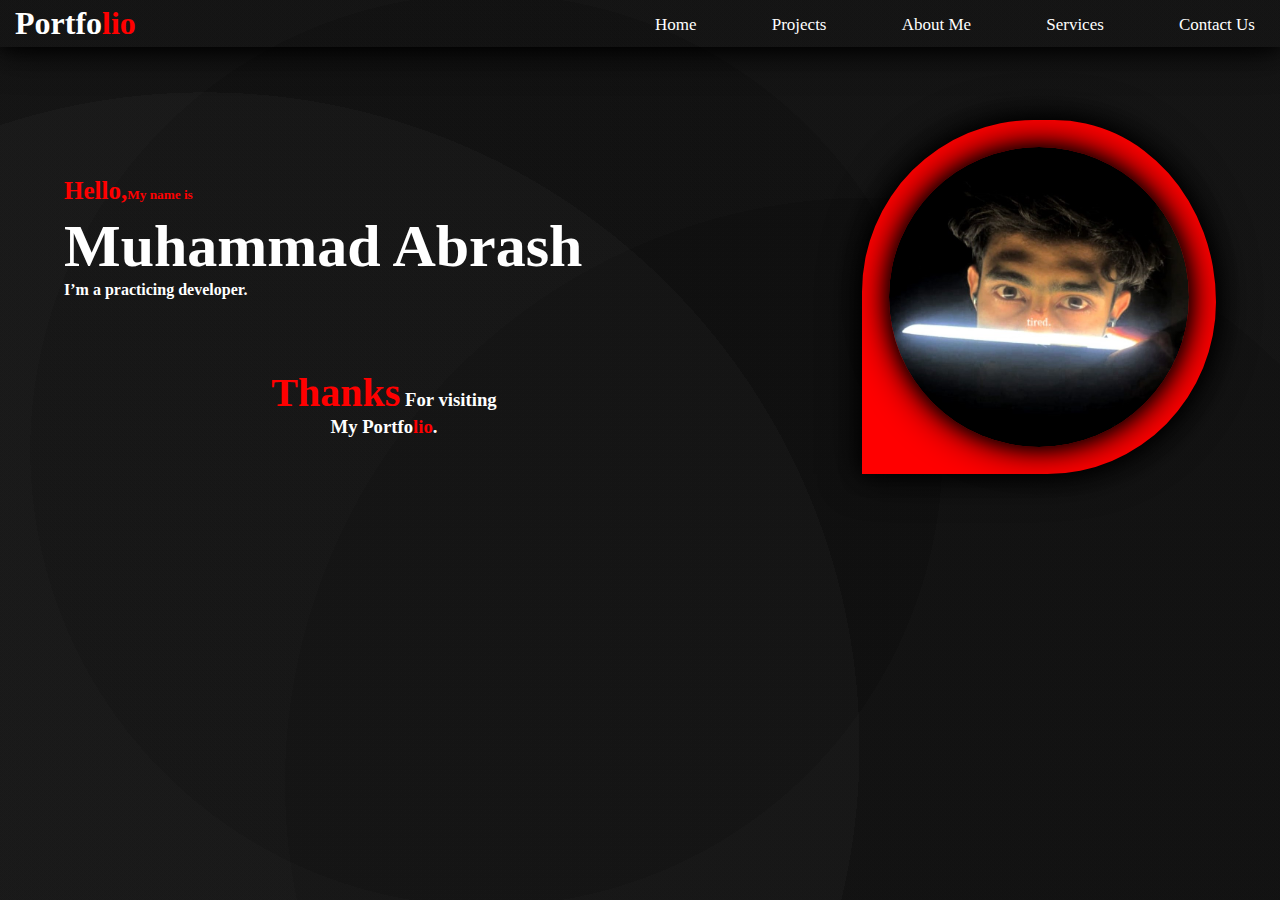
<file: Html, Css & Java Script/Portfolio/index.html>
<!DOCTYPE html>
<html lang="en">
<head>
    <meta charset="UTF-8">
    <meta name="viewport" content="width=device-width, initial-scale=1.0">
    <title>Home</title>
    <link rel="stylesheet" href="style.css">
    <link rel="stylesheet" href="https://cdnjs.cloudflare.com/ajax/libs/font-awesome/6.5.2/css/all.min.css">
</head>
<body>
    <header class="nav">
        <a href="index.html"><h1>Portfo<span>lio</span></h1></a>
        <i class="fa-solid fa-bars" id="bar" onclick=showSidebar() ></i>
        <ul class="navbar">
            <a href="index.html"><li>Home</li></a>
            <a href="1.project.html"><li>Projects</li></a>
            <a href="2.about.html"><li>About Me</li></a>
            <a href="3.services.html"><li>Services</li></a>
            <a href="4.contact.html"><li>Contact Us</li></a>
        </ul>
        <div class="menu">
            <ul>
                <i class="fa-solid fa-xmark" id="cross" onclick=closeSidebar() ></i>
                <a href="index.html"><li>Home</li></a>
                <a href="1.project.html"><li>Projects</li></a>
                <a href="2.about.html"><li>About Me</li></a>
                <a href="3.services.html"><li>Services</li></a>
                <a href="4.contact.html"><li>Contact Us</li></a>
            </ul>
        </div>
    </header>
    <main>
        <div class="image">
            <img src="Student.jpeg" alt="My Image">
        </div>
        <div class="data">
                <span>
                    <h5><span class="siz">Hello,</span>My name is</h5>
                </span>
                <span class="name"><h1 class="nam">Muhammad Abrash</h1></span>
                <h4>I’m a practicing developer.</h4>
        </div>
        <div class="thanks">
            <h3>
                <span class="thank">Thanks</span> For visiting <br> My Portfo<span>lio</span>.
            </h3>
        </div>
    </main>
    <script src="script.js"></script>
</body>
</html>
</file>
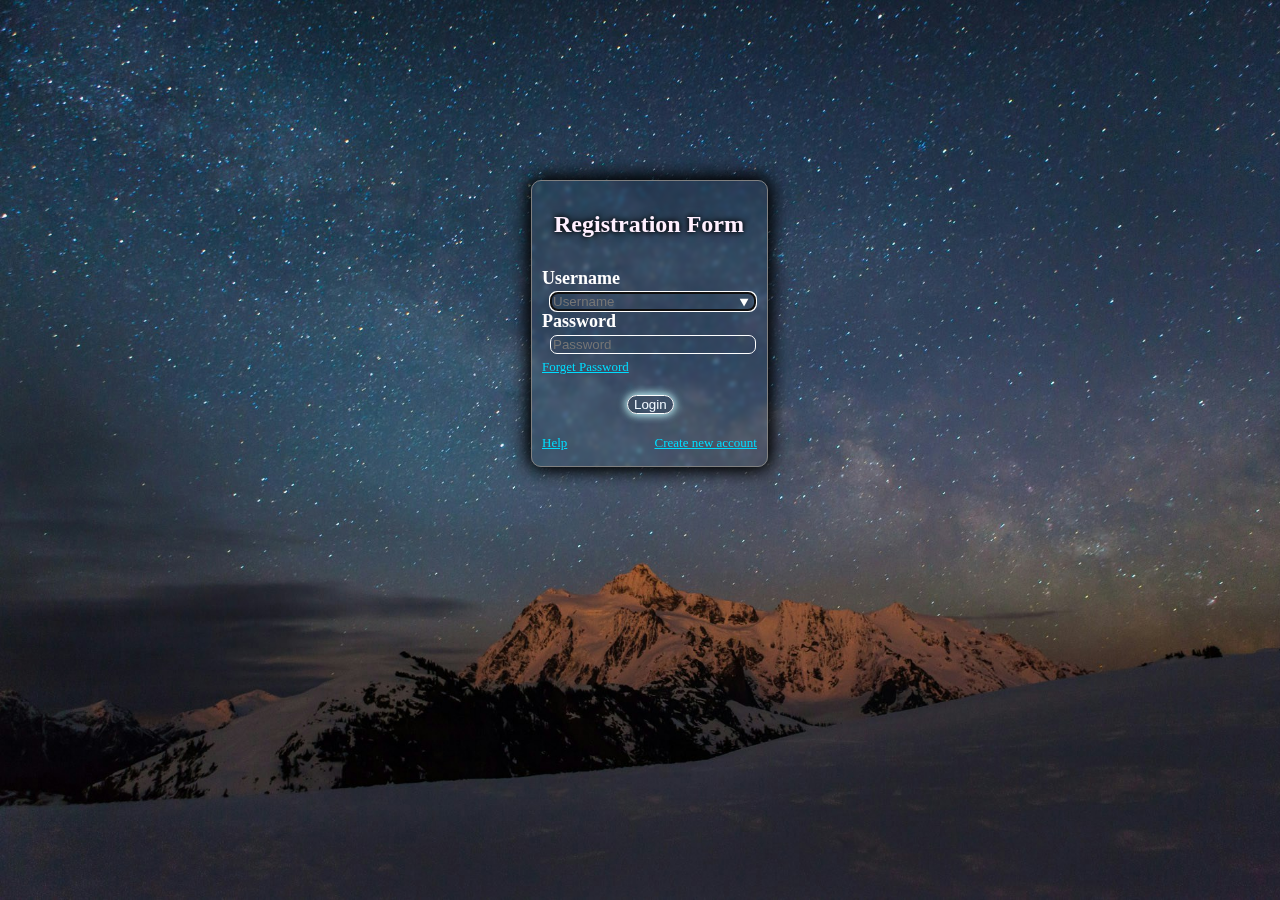
<file: Html, Css/Form/index.html>
<!DOCTYPE html>
<html lang="en">
<head>
    <meta charset="UTF-8">
    <meta name="viewport" content="width=device-width, initial-scale=1.0">
    <title>Peactice</title>
    <link rel="stylesheet" href="style.css">
</head>
<body>
    <div class="form">
        <span><h2>Registration Form</h2></span>
        <h5>Username</h5>
        <input type="text" name="Username" id="username" placeholder="Username" list="name" autofocus>
        <datalist id="name">
            <option value="Abrash"></option>
            <option value="Saleem"></option>
            <option value="Najam"></option>
            <option value="Shan"></option>
            <option value="NO name"></option>
        </datalist>
        <h5 class="hi">Password</h5>
        <input type="password" name="Password" id="password" placeholder="Password">
        <a href="#">Forget Password</a>
        <a href="Login.html"><button class="login">Login </button></a>
        <a id="footerC" href="https://www.youtube.com/">Create new account</a>
        <a id="footerh" href="#">Help</a>
    </div>
</body>
</html>
</file>
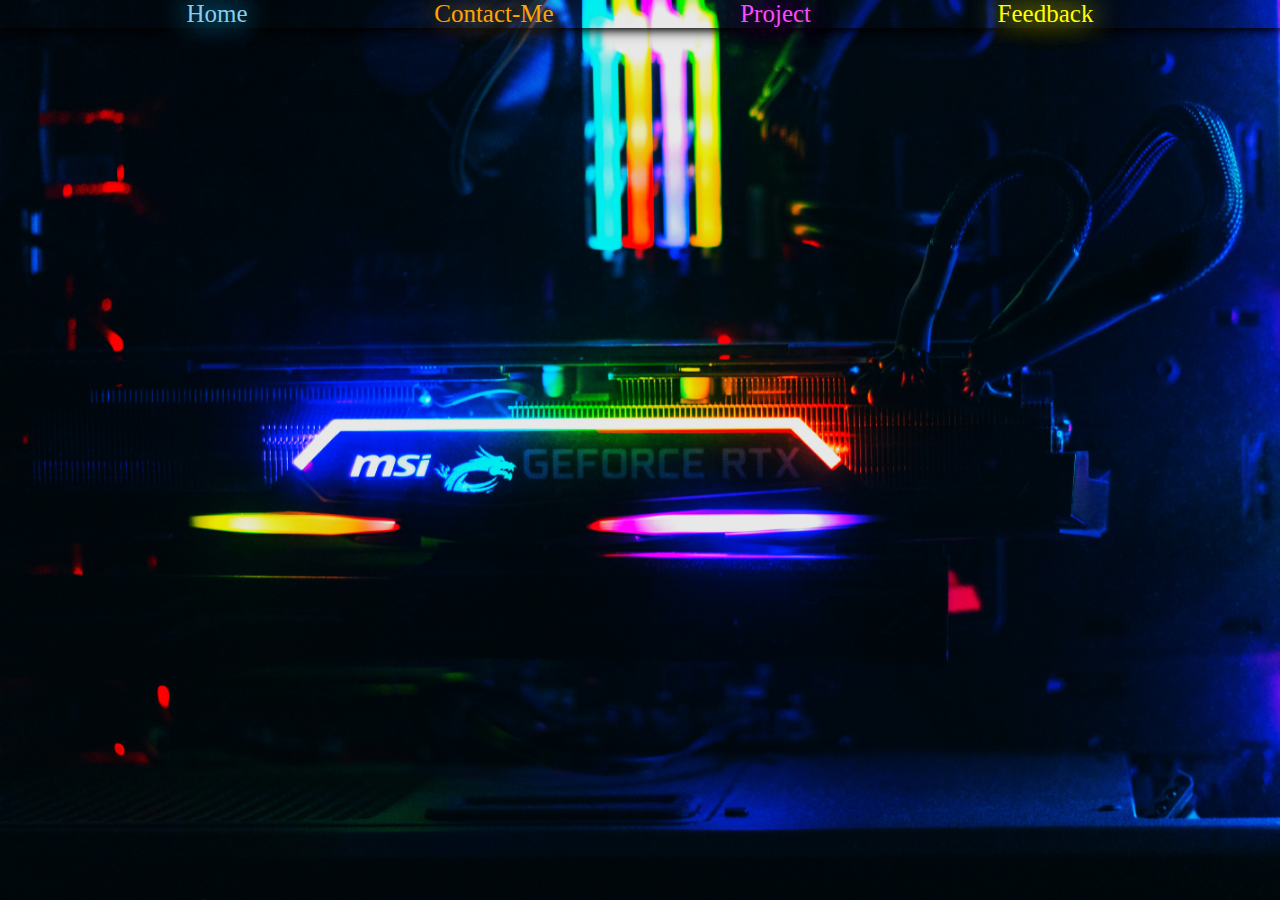
<file: Html, Css/Potfolio/index.html>
<!DOCTYPE html>
<html lang="en">
<head>
    <meta charset="UTF-8">
    <meta name="viewport" content="width=device-width, initial-scale=1.0">
    <title>Portfolio</title>
    <link rel="stylesheet" href="style.css">
</head>
<body>
    <header>
        <ul class="navbar">
            <li ><a href="index.html" id="s-b">Home</a></li>
            <li><a href="2.Contact Us.html"  id="l-o">Contact-Me</a></li>
            <li><a href="3.Project.html"  id="l-p">Project</a></li>
            <li><a href="4.FeedBack.html"  id="l-y">Feedback</a></li>
        </ul>
    </header>
    <footer></footer>
</body>
</html>
</file>
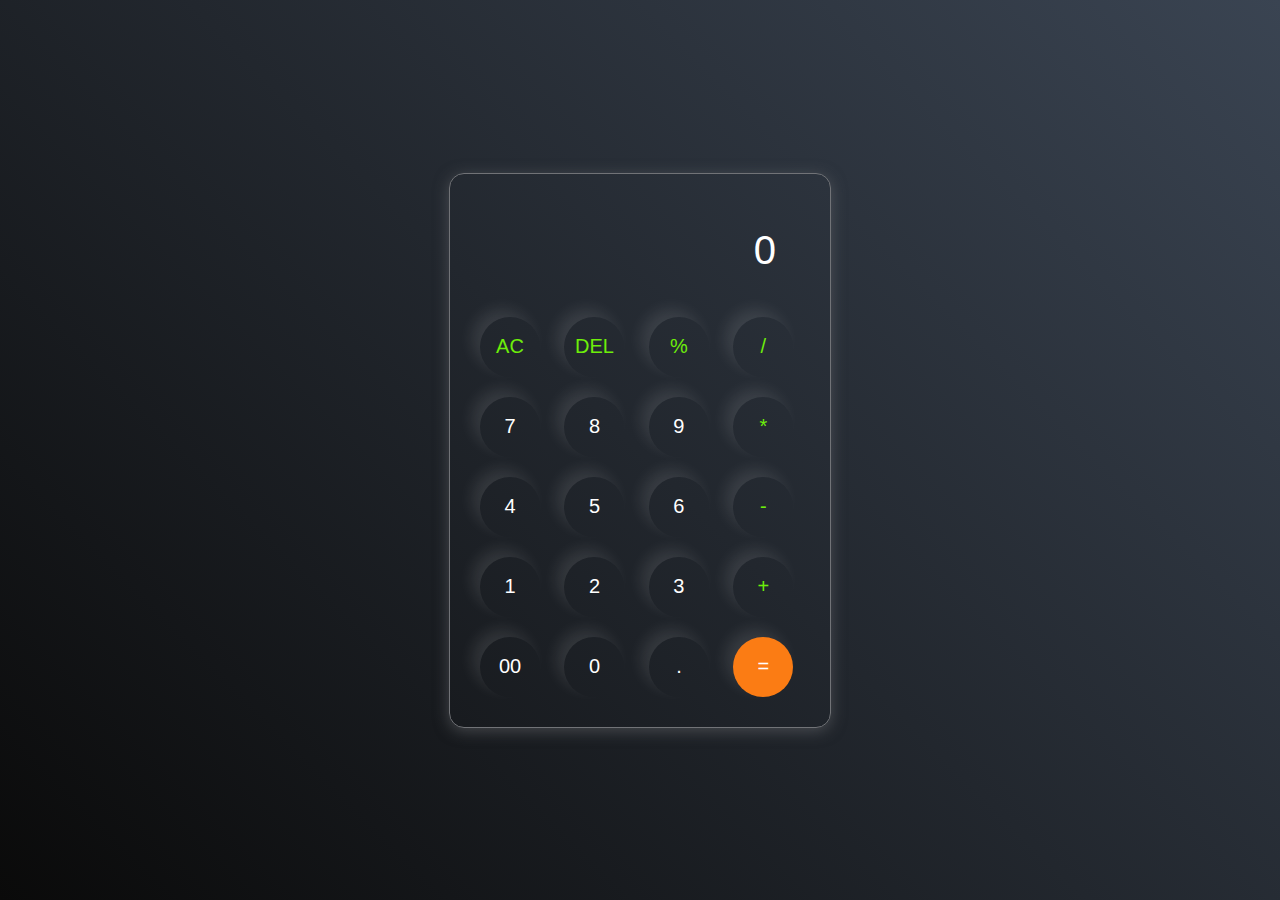
<file: Html, Css & Java Script/Calculator/indexx.html>
<!DOCTYPE html>
<html lang="en">
<head>
    <meta charset="UTF-8">
    <meta name="viewport" content="width=device-width, initial-scale=1.0">
    <title>Calculator</title>
    <link rel="stylesheet" href="style.css">
</head>
<body>
    <div class="calculator">
        <input type="text" placeholder="0" id="inputBox">
        <div>
            <button class="operator">AC</button>
            <button class="operator">DEL</button>
            <button class="operator">%</button>
            <button class="operator">/</button>
        </div>
        <div>
            <button>7</button>
            <button>8</button>
            <button>9</button>
            <button class="operator">*</button>
        </div>
        <div>
            <button>4</button>
            <button>5</button>
            <button>6</button>
            <button class="operator">-</button>
        </div>
        <div>
            <button>1</button>
            <button>2</button>
            <button>3</button>
            <button class="operator">+</button>
        </div>
        <div>
            <button>00</button>
            <button>0</button>
            <button>.</button>
            <button class="equalBtn">=</button>
        </div>
    </div>
    <script src="script.js"></script>
</body>
</html>
</file>
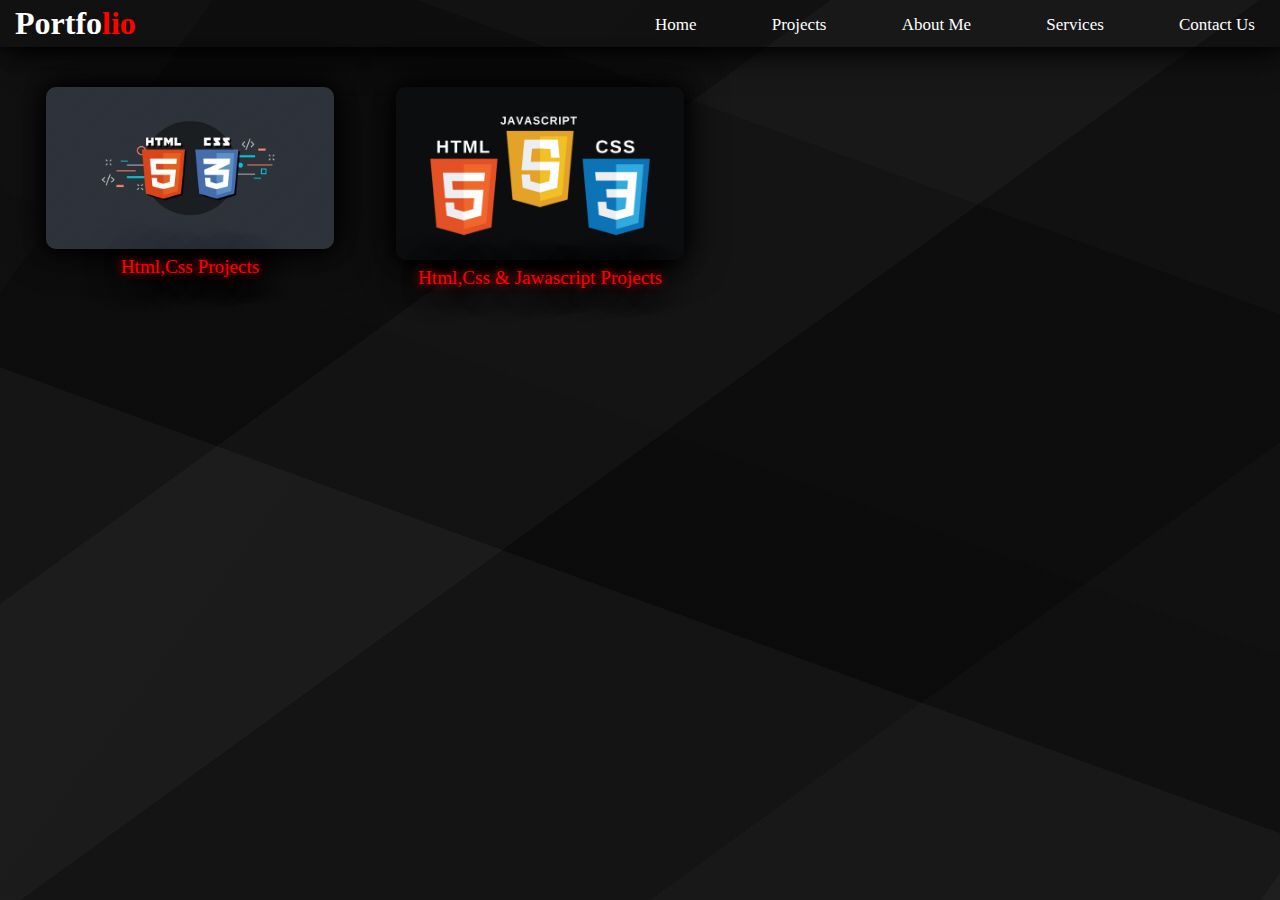
<file: Html, Css & Java Script/Portfolio/1.project.html>
<!DOCTYPE html>
<html lang="en">
<head>
    <meta charset="UTF-8">
    <meta name="viewport" content="width=device-width, initial-scale=1.0">
    <title>Projects</title>
    <link rel="stylesheet" href="1.project.css">
    <link rel="stylesheet" href="https://cdnjs.cloudflare.com/ajax/libs/font-awesome/6.5.2/css/all.min.css">
</head>
<body>
    <header class="nav">
        <a href="index.html"><h1>Portfo<span>lio</span></h1></a>
        <i class="fa-solid fa-bars" id="bar" onclick=showSidebar() ></i>
        <ul class="navbar">
            <a href="index.html"><li>Home</li></a> 
            <a href="1.project.html"><li>Projects</li></a>
            <a href="2.about.html"><li>About Me</li></a>
            <a href="3.services.html"><li>Services</li></a>
            <a href="4.contact.html"><li>Contact Us</li></a>
        </ul>
        <div class="menu">
            <ul>
                <i class="fa-solid fa-xmark" id="cross" onclick=closeSidebar() ></i>
                <a href="index.html"><li>Home</li></a>
                <a href="1.project.html"><li>Projects</li></a>
                <a href="2.about.html"><li>About Me</li></a>
                <a href="3.services.html"><li>Services</li></a>
                <a href="4.contact.html"><li>Contact Us</li></a>
            </ul>
        </div>
    </header>
    <main>
        <div class="html-css">
            <a href="1.html,css Projects/Login Form/index.html" target="_blank"><img src="1.html,css.jpg" alt="Html,Css Projects"></a>
            <a href="1.html,css Projects/Login Form/index.html" target="_blank"><p>Html,Css Projects</p></a>
        </div>
        <div class="html-css-js">
            <a href="1.Html,Css & Javascript Projects/Calculator/indexx.html" target="_blank"><img src="1.Html,Css & Javascript.png" alt="Html,Css & Jawascript Projects"></a>
            <a href="1.Html,Css & Javascript Projects/Calculator/indexx.html" target="_blank"><p>Html,Css & Jawascript Projects</p></a>
        </div>
    </main>
    <script src="script.js"></script>
</body>
</html>
</file>
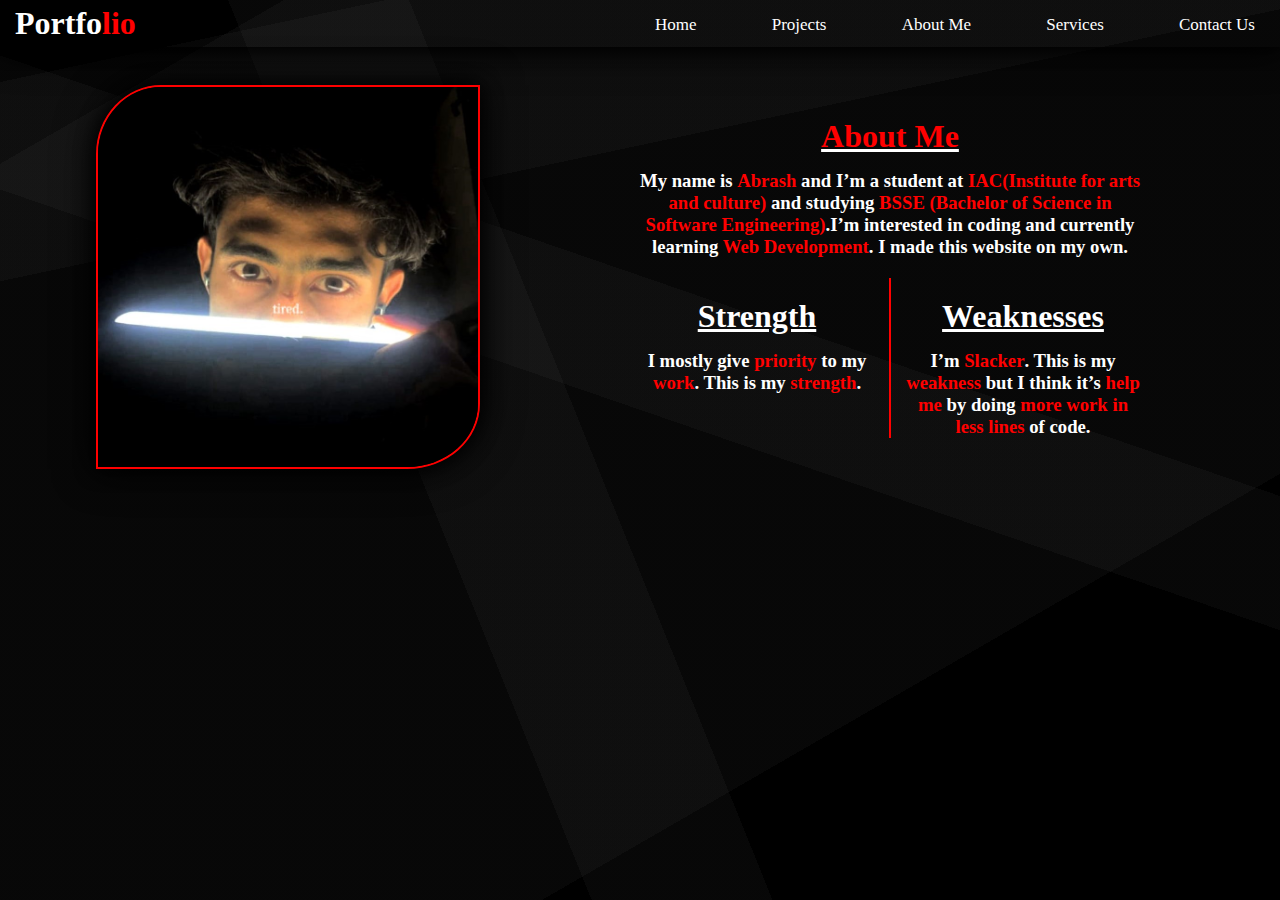
<file: Html, Css & Java Script/Portfolio/2.about.html>
<!DOCTYPE html>
<html lang="en">
<head>
    <meta charset="UTF-8">
    <meta name="viewport" content="width=device-width, initial-scale=1.0">
    <title>About Me</title>
    <link rel="stylesheet" href="2.about.css">
    <link rel="stylesheet" href="https://cdnjs.cloudflare.com/ajax/libs/font-awesome/6.5.2/css/all.min.css">
</head>
<body>
    <header class="nav">
        <a href="index.html"><h1>Portfo<span>lio</span></h1></a>
        <i class="fa-solid fa-bars" id="bar" onclick=showSidebar() ></i>
        <ul class="navbar">
            <a href="index.html"><li>Home</li></a>
            <a href="1.project.html"><li>Projects</li></a>
            <a href="2.about.html"><li>About Me</li></a>
            <a href="3.services.html"><li>Services</li></a>
            <a href="4.contact.html"><li>Contact Us</li></a>
        </ul>
        <div class="menu">
            <ul>
                <i class="fa-solid fa-xmark" id="cross" onclick=closeSidebar() ></i>
                <a href="index.html"><li>Home</li></a>
                <a href="1.project.html"><li>Projects</li></a>
                <a href="2.about.html"><li>About Me</li></a>
                <a href="3.services.html"><li>Services</li></a>
                <a href="4.contact.html"><li>Contact Us</li></a>
            </ul>
        </div>
    </header>
    <main>
        <div class="image">
            <img src="Student.jpeg" alt="Student's Image">
        </div>
        <div class="data">
            <h1 class="about"><span>About Me</span></h1>
            <h3>
                My name is <span><strong>Abrash</strong></span> and I’m a student at <span><strong>IAC</strong>(Institute for arts and culture)</span> and studying <span><strong>BSSE </strong>(Bachelor of Science in Software Engineering)</span>.I’m interested in coding and currently learning <span>Web Development</span>. I made this website on my own.
            </h3>
            <div class="skills">
                <div class="strenght">
                    <h1 class="skil">
                        Strength
                    </h1>
                    <h3>
                        I mostly give <span>priority</span> to my <span>work</span>. This is my <span>strength</span>.
                    </h3>
                </div>
                <div class="weakness">
                    <h1 class="skil">
                        Weaknesses
                    </h1>
                    <h3>
                        I’m <span><strong>Slacker</strong></span>. This is my <span>weakness</span> but I think it’s <span>help me</span> by doing <span>more work in less lines</span> of code.
                    </h3>
                </div>
            </div>
        </div>
    </main>
    <script src="script.js"></script>
</body>
</html>
</file>
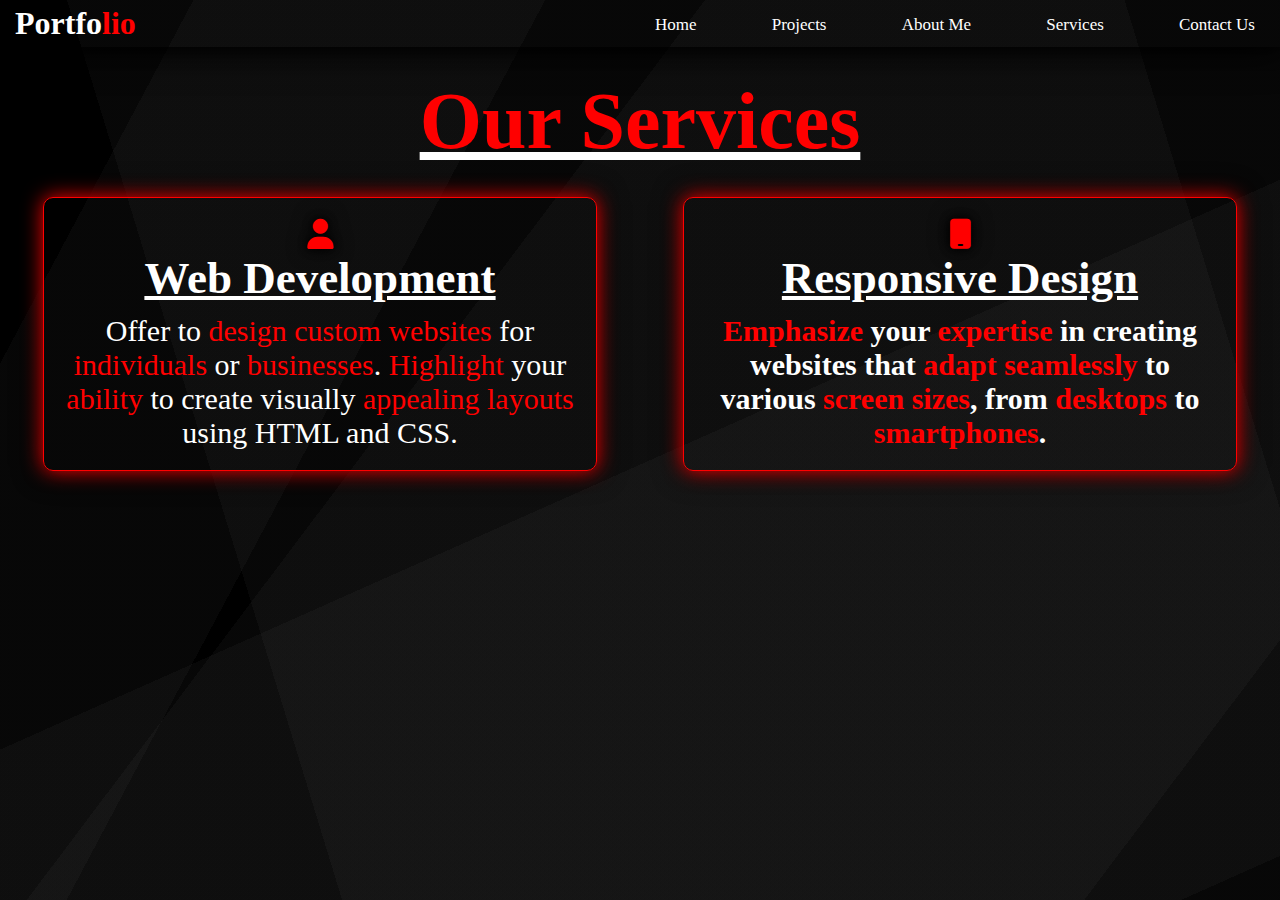
<file: Html, Css & Java Script/Portfolio/3.services.html>
<!DOCTYPE html>
<html lang="en">
<head>
    <meta charset="UTF-8">
    <meta name="viewport" content="width=device-width, initial-scale=1.0">
    <title>Services</title>
    <link rel="stylesheet" href="3.services.css">
    <link rel="stylesheet" href="https://cdnjs.cloudflare.com/ajax/libs/font-awesome/6.5.2/css/all.min.css">
</head>
<body>
    <header class="nav">
        <a href="index.html"><h1>Portfo<span>lio</span></h1></a>
        <i class="fa-solid fa-bars" id="bar" onclick=showSidebar() ></i>
        <ul class="navbar">
            <a href="index.html"><li>Home</li></a>
            <a href="1.project.html"><li>Projects</li></a>
            <a href="2.about.html"><li>About Me</li></a>
            <a href="3.services.html"><li>Services</li></a>
            <a href="4.contact.html"><li>Contact Us</li></a>
        </ul>
        <div class="menu">
            <ul>
                <i class="fa-solid fa-xmark" id="cross" onclick=closeSidebar() ></i>
                <a href="index.html"><li>Home</li></a>
                <a href="1.project.html"><li>Projects</li></a>
                <a href="2.about.html"><li>About Me</li></a>
                <a href="3.services.html"><li>Services</li></a>
                <a href="4.contact.html"><li>Contact Us</li></a>
            </ul>
        </div>
    </header>
    <main>
        <div class="service">
            <h1>
                <strong><span>Our Services</span></strong>
            </h1>
        </div>
        <div class="data">
            <div id="web-dev" class="same">
                <i class="fa-solid fa-user"></i>
                <h2>Web Development</h2>
                <p>
                    Offer to <span>design custom websites</span> for <span>individuals</span> or <span>businesses</span>. <span>Highlight</span> your <span>ability</span> to create visually <span>appealing layouts</span> using HTML and CSS.
                </p>
            </div>
            <div id="respons-des" class="same">
                <i class="fa-solid fa-mobile"></i>
                <h2>Responsive Design</h2>
                <h5>
                    <span>Emphasize</span> your <span>expertise</span> in creating websites that <span>adapt seamlessly</span> to various <span>screen sizes</span>, from <span>desktops</span> to <span>smartphones</span>.
                </h5>
            </div>
        </div>
    </main>
    <script src="script.js"></script>
</body>
</html>
</file>
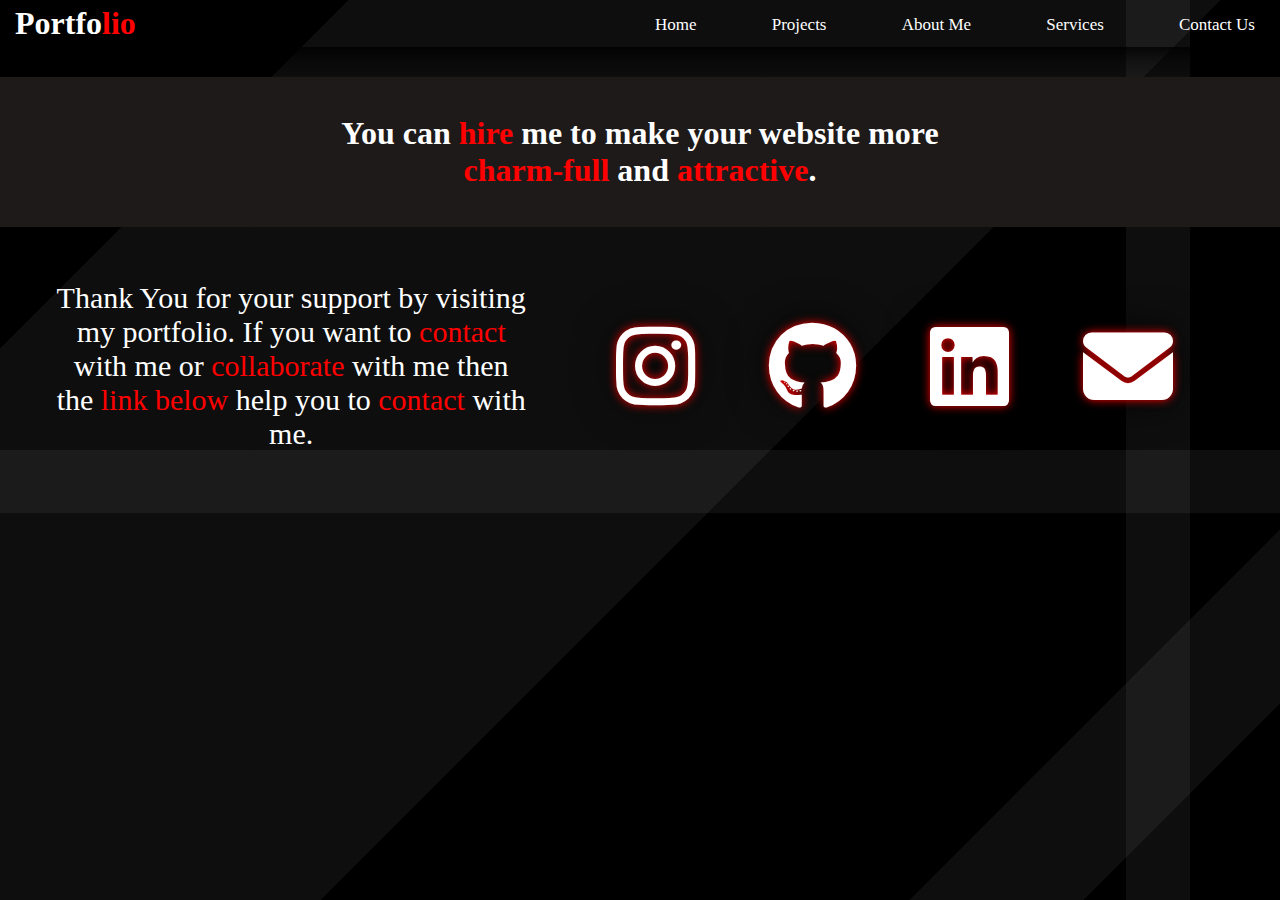
<file: Html, Css & Java Script/Portfolio/4.contact.html>
<!DOCTYPE html>
<html lang="en">
<head>
    <meta charset="UTF-8">
    <meta name="viewport" content="width=device-width, initial-scale=1.0">
    <title>Contact Us</title>
    <link rel="stylesheet" href="4.contact.css">
    <link rel="stylesheet" href="https://cdnjs.cloudflare.com/ajax/libs/font-awesome/6.5.2/css/all.min.css">
</head>
<body>
    <header class="nav">
        <a href="index.html"><h1>Portfo<span>lio</span></h1></a>
        <i class="fa-solid fa-bars" id="bar" onclick=showSidebar() ></i>
        <ul class="navbar">
            <a href="index.html"><li>Home</li></a>
            <a href="1.project.html"><li>Projects</li></a>
            <a href="2.about.html"><li>About Me</li></a>
            <a href="3.services.html"><li>Services</li></a>
            <a href="4.contact.html"><li>Contact Us</li></a>
        </ul>
        <div class="menu">
            <ul>
                <i class="fa-solid fa-xmark" id="cross" onclick=closeSidebar() ></i>
                <a href="index.html"><li>Home</li></a>
                <a href="1.project.html"><li>Projects</li></a>
                <a href="2.about.html"><li>About Me</li></a>
                <a href="3.services.html"><li>Services</li></a>
                <a href="4.contact.html"><li>Contact Us</li></a>
            </ul>
        </div>
    </header>
    <main>
        <div class="contact">
            <div class="hire">
                <h1>
                    You can <span> hire </span> me to make your website more <br><span> charm-full </span> and <span> attractive</span>.
                </h1>
            </div>
            <div class="inline">
                <div class="thank">
                    <h2>
                        Thank You for your support by visiting <br> my portfolio. If you want to <span> contact </span><br> with me or <span> collaborate </span> with me then <br> the <span> link below </span> help you to <span> contact </span> with me.
                    </h2>
                </div>
                <div class="lnk">
                    <a href="https://www.instagram.com/debugdynamos?igsh=OXJ5N3VkMnI0ajZh"><i class="fa-brands fa-instagram"></i></a>
                    <a href="https://github.com/Abrash-Official" target="_blank"><i class="fa-brands fa-github"></i></a>
                    <a href="https://www.linkedin.com/in/abrash-arshad-205b172a7?utm_source=share&utm_campaign=share_via&utm_content=profile&utm_medium=android_app"><i class="fa-brands fa-linkedin"></i></a>
                    <a href="mailto:abrasharshad440@gmail.com" target="_blank"><i class="fa-solid fa-envelope"></i></a>
                </div>
            </div>
        </div>
    </main>
    <script src="script.js"></script>
</body>
</html>
</file>
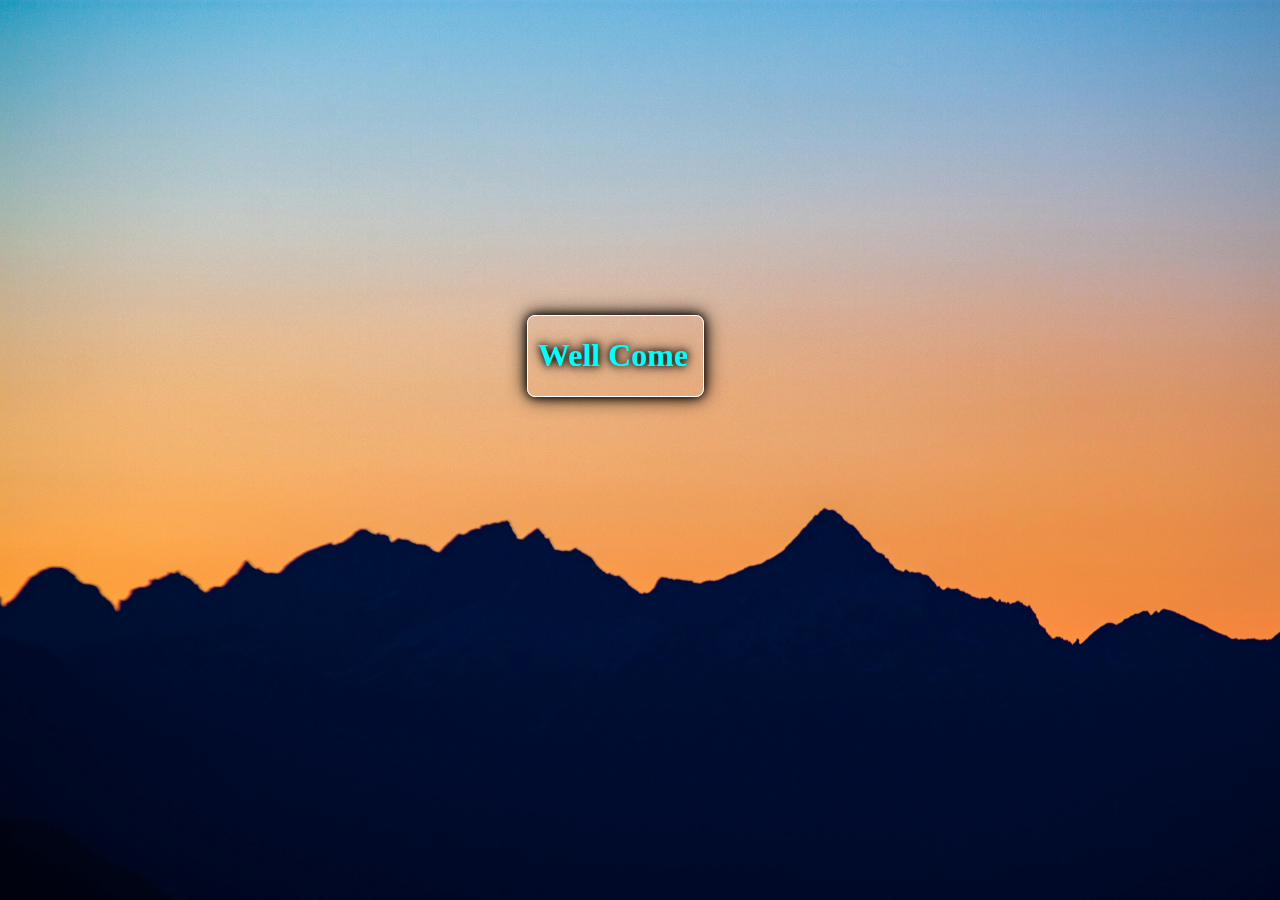
<file: Html, Css/Form/Login.html>
<!DOCTYPE html>
<html lang="en">
<head>
    <meta charset="UTF-8">
    <meta name="viewport" content="width=device-width, initial-scale=1.0">
    <title>Document</title>
    <link rel="stylesheet" href="login.css">
</head>
<body>
    <div class="hi">
        <h1>Well Come</h1>
    </div>
</body>
</html>
</file>
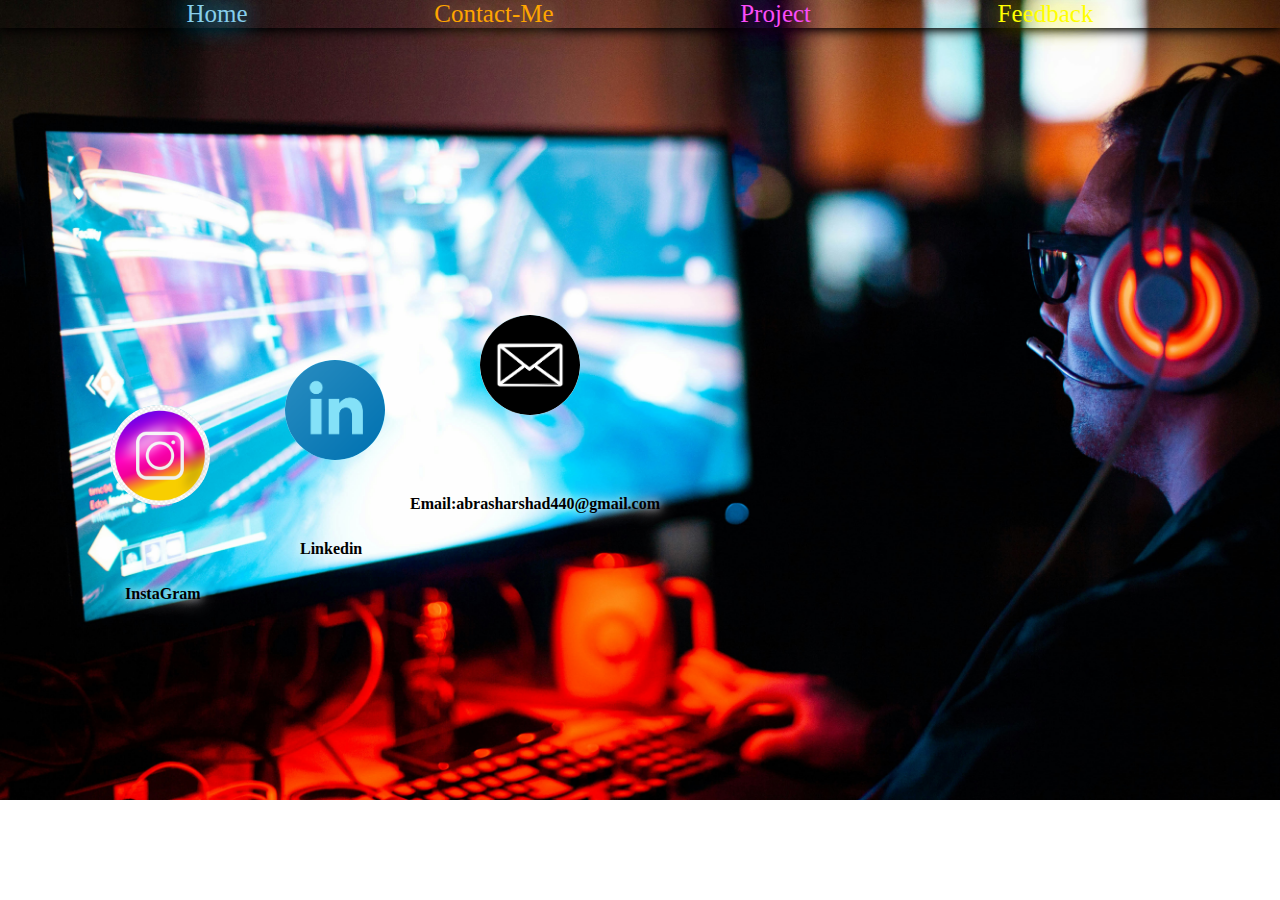
<file: Html, Css/Potfolio/2.Contact Us.html>
<!DOCTYPE html>
<html lang="en">
<head>
    <meta charset="UTF-8">
    <meta name="viewport" content="width=device-width, initial-scale=1.0">
    <title>About Me</title>
    <link rel="stylesheet" href="2.Contact Us.css">
</head>
<body>
    <header>
        <ul class="navbar">
            <li ><a href="index.html" id="s-b">Home</a></li>
            <li><a href="2.Contact Us.html"  id="l-o">Contact-Me</a></li>
            <li><a href="3.Project.html"  id="l-p">Project</a></li>
            <li><a href="4.FeedBack.html" id="l-y">Feedback</a></li>
        </ul>
    </header>

    <a href="https://www.instagram.com/ful_hate?igsh=ZHJtY2p6bGg0MHFn" target="_blank"><img class="Insta" src="2.Insta logo.png" alt="InstaGram Link"></a>
    <a href="https://www.instagram.com/ful_hate?igsh=ZHJtY2p6bGg0MHFn" class="insta-link">InstaGram</a>
    <a href="https://www.linkedin.com/in/abrash-arshad-205b172a7?utm_source=share&utm_campaign=share_via&utm_content=profile&utm_medium=android_app"><img class="linked" src="2.Linkedin Logo.webp" alt="Linkedin Link"></a>
    <a href="https://www.linkedin.com/in/abrash-arshad-205b172a7?utm_source=share&utm_campaign=share_via&utm_content=profile&utm_medium=android_app" class="linked-link">Linkedin</a>
    <a href="mailto:abrasharshad440@gmail.com"><img class="Email" src="2.Email logo.png" alt="Email Link"></a>
    <a href="mailto:abrasharshad440@gmail.com" class="email-link">Email:abrasharshad440@gmail.com</a>
</body>
</html>
</file>
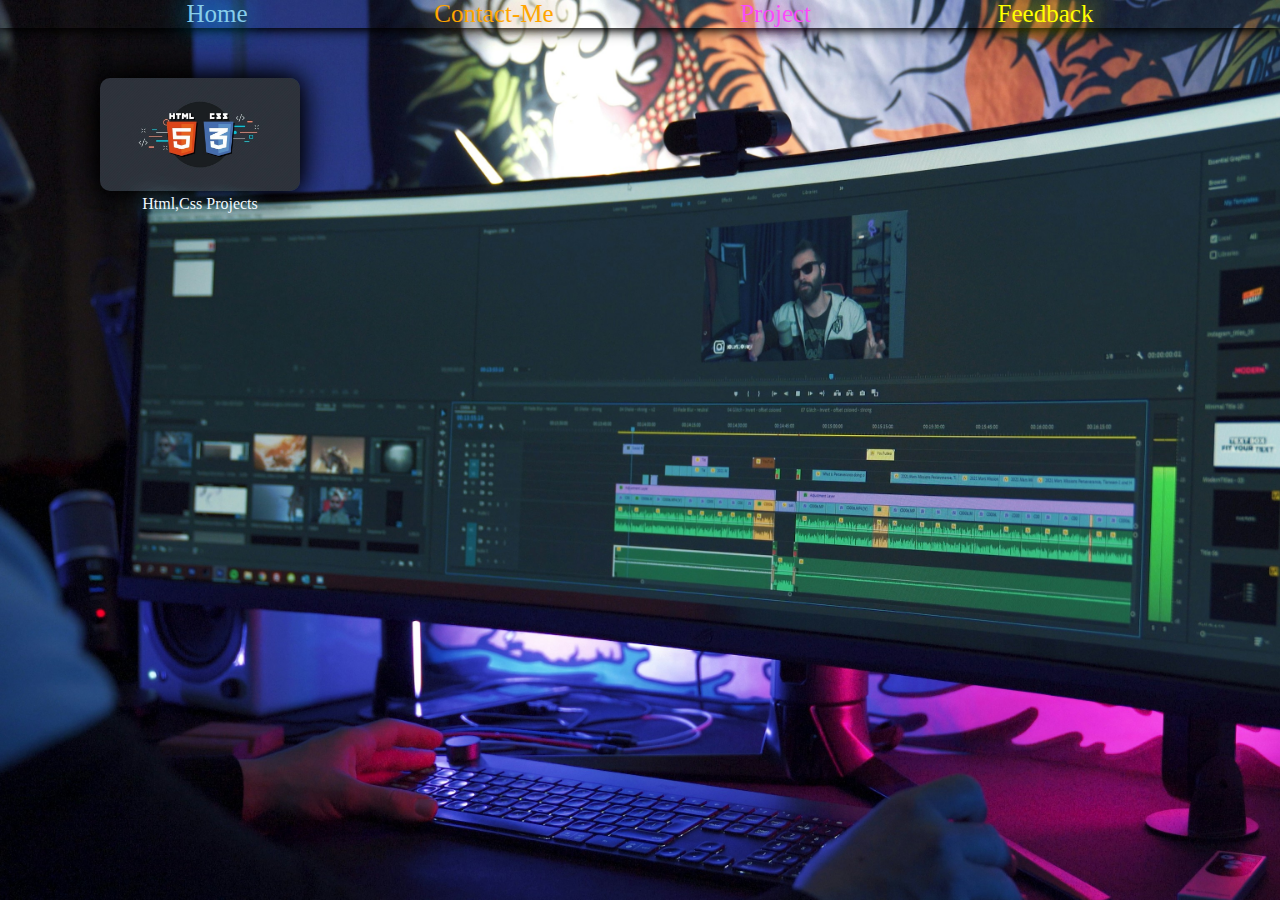
<file: Html, Css/Potfolio/3.Project.html>
<!DOCTYPE html>
<html lang="en">
<head>
    <meta charset="UTF-8">
    <meta name="viewport" content="width=device-width, initial-scale=1.0">
    <title>Project</title>
    <link rel="stylesheet" href="3.Project.css">
</head>
<body>
    <header>
        <ul class="navbar">
            <li ><a href="index.html" id="s-b">Home</a></li>
            <li><a href="2.Contact Us.html"  id="l-o">Contact-Me</a></li>
            <li><a href="3.Project.html"  id="l-p">Project</a></li>
            <li><a href="4.FeedBack.html"  id="l-y">Feedback</a></li>
        </ul>
    </header>
    <div class="html,css">
        <a href="3.Project/index.html" target="_blank"><img class="project" src="3.html,css.jpg" alt="Html,Css Projects"></a>
        <a href="3.Project/index.html" target="_blank" class="html">Html,Css Projects</a>
    </div>
</body>
</html>
</file>
<file: Html, Css & Java Script/Portfolio/style.css>
*{
    padding: 0%;
    margin: 0%;
}
body{
    background-image: radial-gradient(circle at 16% 83%, rgba(148, 148, 148,0.06) 0%, rgba(148, 148, 148,0.06) 50%,rgba(63, 63, 63,0.06) 50%, rgba(63, 63, 63,0.06) 100%),radial-gradient(circle at 68% 87%, rgba(66, 66, 66,0.06) 0%, rgba(66, 66, 66,0.06) 50%,rgba(105, 105, 105,0.06) 50%, rgba(105, 105, 105,0.06) 100%),radial-gradient(circle at 38% 50%, rgba(123, 123, 123,0.06) 0%, rgba(123, 123, 123,0.06) 50%,rgba(172, 172, 172,0.06) 50%, rgba(172, 172, 172,0.06) 100%),linear-gradient(90deg, hsl(18,0%,1%),hsl(18,0%,1%));
    background-repeat: no-repeat;
    background-size: cover;
    background-attachment: fixed;
    color: white;
}
html,body{
    max-width: 100%;
    max-height: 100%;
}
a{
    text-decoration: none;
    color: white;
}
span{
    color: red;
}
.nav{
    display: flex;
    justify-content: space-between;
    padding: 5px 25px 5px 15px;
    box-shadow: 0 0 20px black,0 0 40px black ;
}
.navbar{
    display: flex;
    width: 600px;
    justify-content: space-between;
}
#bar{
    margin-top: 10px;
    position: absolute;
    right: 15px;
    display: flex;
    color: red;
    display: none;
}
.menu{
    position: absolute;
    display: flex;
    justify-content: center;
    align-items: center;
    flex-direction: column;
    height: 100%;
    justify-content: space-between;
    right: 20px;
    width: 200px;
    padding-top: 10px;
    text-align: center;
    margin-right: 0%;
    padding-right: 0%;
    backdrop-filter: blur(10px);
    box-shadow: 0 0 20px black,0 0 40px black;
    display: none;
}
#cross{
    padding: 5px;
    border-radius: 90px;
    border: 2px solid white;
    color: red;
    transform: rotate(90deg);
}
li{
    list-style-type: none;
    margin-top: 10px;
    font-size: 17px;
}
.image{
    width: 350px;
    height: 350px;
    border: 2px solid red;
    border-radius: 51% 48% 50% 0% / 51% 54% 51% 0% ;
    display: flex;
    justify-content: center;
    align-items: center;
    background-color: red;
    position: absolute;
    right: 5%;
    top: 120px;
    box-shadow: 0 0 20px black,0 0 40px black ;
}
img{
    width: 300px;
    height: 300px;
    border-radius: 50%;
    box-shadow: 0 0 20px black,0 0 40px black ;
}
.siz{
    font-size: 25px;
}
.name{
    font-size: 30px;
    color: white;
}
.nam{
    margin-top: 7px;
}
.data{
    margin-top: 130px;
    margin-left: 5%;
}
.thank{
    font-size: 40px;
}
.thanks{
    text-align: center;
    width: 60%;
    margin-top: 70px;
}
@media (max-width:321px){
    .menu{
        right: 0%;
    }
    .navbar{
        display: none;
    }
    .nav{
        width: 115%;
    }
    #bar{
        display: block;
    }
    .image{
        position: static;
        width: 200px;
        height: 200px;
        margin-top: 10%;
        margin-left: 20%;
        padding: 0%;
    }
    img{
        width: 170px;
        height: 170px;
    }
    .data{
        font-size: 15px;
        margin-top: 50px;
        margin-left: 20px;
        padding: 10px;
    }
    .name{
        font-size: 13px;
    }
    .thanks{
        font-size: 15px;
        width: 100%;
        margin-top: 10%;
        margin-bottom: 0%;
        padding-bottom: 0%;
    }
}
@media (min-width:321px) and (max-width:376px){
    .menu{
        right: 0%;
    }
    .navbar{
        display: none;
    }
    .nav{
        width: 115%;
    }
    #bar{
        display: block;
    }
    .image{
        position: static;
        width: 200px;
        height: 200px;
        margin-top: 10%;
        margin-left: 23%;
        padding: 0%;
    }
    img{
        width: 170px;
        height: 170px;
    }
    .data{
        font-size: 15px;
        margin-top: 50px;
        margin-left: 5%;
        padding: 10px;
    }
    .name{
        font-size: 15px;
    }
    .thanks{
        font-size: 17px;
        width: 100%;
        margin-top: 10%;
    }
}
@media (min-width:376px) and (max-width:426px){
    .menu{
        right: 0%;
    }
    .navbar{
        display: none;
    }
    .nav{
        width: 115%;
    }
    #bar{
        display: block;
    }
    .image{
        position: static;
        width: 200px;
        height: 200px;
        margin-top: 10%;
        margin-left: 26%;
        padding: 0%;
    }
    img{
        width: 170px;
        height: 170px;
    }
    .data{
        font-size: 15px;
        margin-top: 50px;
        margin-left: 5%;
        padding: 10px;
    }
    .name{
        font-size: 17px;
    }
    .thanks{
        font-size: 20px;
        width: 100%;
        margin-top: 10%;
    }
}
@media (min-width:426px) and (max-width:769px){
    .image{
        right: 2%;
        width: 250px;
        height: 250px;
    }
    img{
        width: 215px;
        height: 215px;
    }
    .data{
        
    }
}
</file>
<file: Html, Css/Form/style.css>
body{
    background-color: black;
    color: white;
    background-image: url("caleb-ralston-6hxvm0NzYP8-unsplash.jpg");
    background-repeat: no-repeat;
    background-size: cover;
    background-attachment: fixed;
}
div.form{
    border: 1px solid white;
    width: 225px;
    height: 275px;
    position: absolute;
    right: 40%;
    top: 20%;
    border-radius: 10px;
    padding-top: 10px;
    padding-left: 10px;
    backdrop-filter: blur(2px);
    border: 1px solid gray;
    box-shadow: 0 0 20px black,0 0 20px black;
}
h2{
    margin-left: 12px;
    color: #fff0ff;
    text-shadow: 0 0 5px black,0 0 10px black;
}
h5{
    text-align: start;
    font-size: large;
    margin-bottom: 3px;
}
input{
    width: 200px;
    margin: 0 12px 0 8px;
    margin-top: 0px;
    border-radius: 7px;
    background-color: transparent;
    color: white;
    border: 1.5px solid white;
}
input:hover{
    box-shadow: 0 0 7px black,0 0 15px black;
}
h5.hi{
    margin-top: 0cap;
}
a{
    font-size: small;
    display: block;
    color: rgb(0, 221, 255);
    margin-bottom: 5px;
    margin-top: 5px;
}
button{
    border: 1px solid white;
    border-radius: 10px;
    background-color: transparent;
    color: aliceblue;
    margin-left: 85px;
    margin-top: 15px;
    box-shadow: 0 0 10px powderblue,0 0 10px powderblue;
}
button:hover{
    box-shadow: 0 0 7px black,0 0 15px black;
    text-shadow: 0 0 7px black,0 0 15px black;
}
a#footerC{
    position: absolute;
    bottom: 10px;
    right: 10px;
}
a#footerh{
    position: absolute;
    bottom: 10px;
}
@media (max-width : 320px){
    body{
        background-color: black;
        color: white;
        background-image: url("premium_photo-1679526019856-72bd880632e0.avif");
        background-repeat: no-repeat;
        background-size: cover;
        background-attachment: fixed;
    }   
    div.form{
        border: 1px solid white;
        width: 250px;
        height: 275px;
        position: absolute;
        right: 30px;
        top: 24%;
        border-radius: 10px;
        padding-top: 10px;
        padding-left: 10px;
        backdrop-filter: blur(2px);
        border: 1px solid gray;
        box-shadow: 0 0 20px black,0 0 20px black;
    }
}
@media (min-width : 321px) and (max-width : 376px) {
    body{
        background-color: black;
        color: white;
        background-image: url("premium_photo-1679526019856-72bd880632e0.avif");
        background-repeat: no-repeat;
        background-size: cover;
        background-attachment: fixed;
    }   
    div.form{
        border: 1px solid white;
        width: 250px;
        height: 275px;
        position: absolute;
        left: 15%;
        top: 24%;
        border-radius: 10px;
        padding-top: 10px;
        padding-left: 10px;
        backdrop-filter: blur(2px);
        border: 1px solid gray;
        box-shadow: 0 0 20px black,0 0 20px black;
    }
}
@media (min-width : 376px) and (max-width : 426px) {
    body{
        background-color: black;
        color: white;
        background-image: url("premium_photo-1679526019856-72bd880632e0.avif");
        background-repeat: no-repeat;
        background-size: cover;
        background-attachment: fixed;
    }   
    div.form{
        border: 1px solid white;
        width: 250px;
        height: 275px;
        position: absolute;
        left: 20%;
        top: 24%;
        border-radius: 10px;
        padding-top: 10px;
        padding-left: 10px;
        backdrop-filter: blur(2px);
        border: 1px solid gray;
        box-shadow: 0 0 20px black,0 0 20px black;
    }
}
@media (min-width : 426px) and (max-width : 769px) {
    body{
        background-color: black;
        color: white;
        background-image: url("caleb-ralston-6hxvm0NzYP8-unsplash.jpg");
        background-repeat: no-repeat;
        background-size: cover;
        background-attachment: fixed;
    }   
    div.form{
        border: 1px solid white;
        width: 250px;
        height: 275px;
        position: absolute;
        left: 32%;
        top: 24%;
        border-radius: 10px;
        padding-top: 10px;
        padding-left: 10px;
        backdrop-filter: blur(2px);
        border: 1px solid gray;
        box-shadow: 0 0 20px black,0 0 20px black;
    }
}
</file>
<file: Html, Css/Potfolio/style.css>
*{
    padding: 0%;
    margin: 0%;
}
html,body{
    width: 100%;
    height: 100%;
}
body {
    background-image: url("1.Home.jpg");
    background-repeat: no-repeat;
    background-size: cover;
    background-attachment: fixed;
    color: white;
}
header{
    height: 28px;
    border: 0px solid white;
    box-shadow: 0 0 10px black,0 0 15px black;
}
li{
    display: inline-block;
    font-size: 25px;
}
a{
    text-decoration: none;
    color: aliceblue;
}
a#s-b{
    color: skyblue;
    text-shadow: 0 0 30px rgb(0, 183, 255),0 0 30px rgb(0, 183, 255);
}
a#s-b:hover{
    text-shadow: 0 0 30px black,0 0 30px black;
}
a#l-o{
    color: orange;
    text-shadow: 0 0 30px rgb(180, 144, 99),0 0 30px rgb(180, 144, 99);
}
a#l-o:hover{
    text-shadow: 0 0 30px black,0 0 30px black;
}
a#l-p{
    color: rgb(250, 76, 250);
    text-shadow: 0 0 30px purple,0 0 30px purple;
}
a#l-p:hover{
    text-shadow: 0 0 30px black,0 0 30px black;
}
a#l-y{
    color: yellow;
    text-shadow: 0 0 30px yellow,0 0 30px yellow;
}
a#l-y:hover{
    text-shadow: 0 0 30px black,0 0 30px black;
}
.navbar{
    display: flex;
    justify-content: space-evenly;
}
@media(max-width: 321px){
    a{
        font-size: medium;
    }
    .navbar{
        justify-content: space-around;
    }
    body{
        background-position-x: -100px;
    }
}
@media(min-width: 321px) and (max-width: 376px){
    a{
        font-size: large;
    }
    .navbar{
        justify-content: space-around;
    }
    body{
        background-position-x: -100px;
    }
}
@media(min-width: 376px) and (max-width: 426px){
    a{
        font-size: large;
    }
    .navbar{
        justify-content: space-around;
    }
    body{
        background-position-x: -100px;
    }
}
</file>
<file: Html, Css & Java Script/Calculator/style.css>
*{
    margin: 0%;
    padding: 0%;
    box-sizing: border-box;
    font-family: 'Poppons', sans-serif;
}
body{
    width: 100%;
    height: 100vh;
    display: flex;
    justify-content: center;
    align-items: center;
    background:linear-gradient(45deg, #0a0a0a, #3a4452)
}
.calculator{
    border: 1px solid #717377;
    padding: 20px;
    border-radius: 15px;
    background-color: transparent;
    box-shadow: 0px 3px 15px rgba(113,115,119,0.5);
}
input{
    width: 320px;
    border: none;
    padding: 24px;
    margin: 10px;
    background: transparent;
    box-shadow: 0 3px 15px rgbs(84,84,84,0.1);
    font-size: 40px;
    text-align: right;
    cursor: pointer;
    color: #fff;
}
input::placeholder{
    color: #fff;
}
button{
    border: none;
    width: 60px;
    height: 60px;
    margin: 10px;
    border-radius: 50%;
    background: transparent;
    color: #fff;
    font-size: 20px;
    box-shadow: -8px -8px 15px rgba(255,255,255,0.1);
    cursor: pointer;
}
.equalBtn{
    background-color: #fb7c14;
}
.operator{
   color: #6dee0a; 
}
</file>
<file: Html, Css & Java Script/Portfolio/1.project.css>
*{
    padding: 0%;
    margin: 0%;
}
body{
    background-image: linear-gradient(200deg, rgba(171, 171, 171,0.05) 0%, rgba(171, 171, 171,0.05) 23%,rgba(90, 90, 90,0.05) 23%, rgba(90, 90, 90,0.05) 48%,rgba(65, 65, 65,0.05) 48%, rgba(65, 65, 65,0.05) 61%,rgba(232, 232, 232,0.05) 61%, rgba(232, 232, 232,0.05) 100%),linear-gradient(126deg, rgba(194, 194, 194,0.05) 0%, rgba(194, 194, 194,0.05) 11%,rgba(127, 127, 127,0.05) 11%, rgba(127, 127, 127,0.05) 33%,rgba(117, 117, 117,0.05) 33%, rgba(117, 117, 117,0.05) 99%,rgba(248, 248, 248,0.05) 99%, rgba(248, 248, 248,0.05) 100%),linear-gradient(144deg, rgba(64, 64, 64,0.05) 0%, rgba(64, 64, 64,0.05) 33%,rgba(211, 211, 211,0.05) 33%, rgba(211, 211, 211,0.05) 50%,rgba(53, 53, 53,0.05) 50%, rgba(53, 53, 53,0.05) 75%,rgba(144, 144, 144,0.05) 75%, rgba(144, 144, 144,0.05) 100%),linear-gradient(329deg, hsl(148,0%,0%),hsl(148,0%,0%));
    background-repeat: no-repeat;
    background-size: cover;
    background-attachment: fixed;
    color: white;
}
html,body{
    max-width: 100%;
    max-height: 100%;
}
a{
    text-decoration: none;
    color: white;
}
span{
    color: red;
}
.nav{
    display: flex;
    justify-content: space-between;
    padding: 5px 25px 5px 15px;
    box-shadow: 0 0 20px black,0 0 40px black ;
}
.navbar{
    display: flex;
    width: 600px;
    justify-content: space-between;
}
#bar{
    margin-top: 10px;
    position: absolute;
    right: 15px;
    display: flex;
    color: red;
    display: none;
}
.menu{
    position: absolute;
    display: flex;
    justify-content: center;
    align-items: center;
    flex-direction: column;
    height: 100%;
    justify-content: space-between;
    right: 20px;
    width: 200px;
    padding-top: 10px;
    text-align: center;
    margin-right: 0%;
    padding-right: 0%;
    backdrop-filter: blur(10px);
    box-shadow: 0 0 20px black,0 0 40px black;
    display: none;
}
#cross{
    padding: 5px;
    border-radius: 90px;
    border: 2px solid white;
    color: red;
    transform: rotate(90deg);
}
li{
    list-style-type: none;
    margin-top: 10px;
    font-size: 17px;
}
main{
    display: flex;
}
.html-css{
    width: 25%;
    height: 90px;
    display: grid;
    justify-content: center;
    align-items: center;
    text-align: center;
    margin-top: 40px;
    margin-left: 30px;
}
.html-css-js{
    width: 25%;
    height: 90px;
    display: grid;
    justify-content: center;
    align-items: center;
    text-align: center;
    margin-top: 40px;
    margin-left: 30px;
}
img{
    width: 90%;
    border-radius: 10px;
    box-shadow: 0 0 20px black,0 0 40px black;
}
p{
    color: red;
    text-shadow: 0 0 10px red,0 0 40px black;
    margin-top: 3px;
    font-size: larger;
}
@media (max-width:321px){
    .menu{
        right: 0%;
    }
    .navbar{
        display: none;
    }
    .nav{
        width: 115%;
    }
    #bar{
        display: block;
    }
    .html-css{
        width: 35%;
    }
    .html-css-js{
        width: 35%;
    }
    img{
        box-shadow: 0 0 10px red,0 0 40px black;
    }
    p{
        font-size: small;
    }
}
@media (min-width:321px) and (max-width:376px){
    .menu{
        right: 0%;
    }
    .navbar{
        display: none;
    }
    .nav{
        width: 115%;
    }
    #bar{
        display: block;
    }
    .html-css{
        width: 40%;
    }
    .html-css-js{
        width: 40%;
    }
    img{
        box-shadow: 0 0 10px red,0 0 40px black;
    }
    p{
        font-size: medium;
    }
}
@media (min-width:376px) and (max-width:426px){
    .menu{
        right: 0%;
    }
    .navbar{
        display: none;
    }
    .nav{
        width: 115%;
    }
    #bar{
        display: block;
    }
    .html-css{
        width: 40%;
    }
    .html-css-js{
        width: 40%;
    }
    img{
        box-shadow: 0 0 10px red,0 0 40px black;
    }
    p{
        font-size: medium;
    }
}
</file>
<file: Html, Css & Java Script/Portfolio/2.about.css>
*{
    padding: 0%;
    margin: 0%;
}
body{
    background-image: linear-gradient(348deg, transparent 0%, transparent 76%,rgba(194, 194, 194,0.04) 76%, rgba(194, 194, 194,0.04) 93%,transparent 93%, transparent 100%),linear-gradient(150deg, transparent 0%, transparent 10%,rgba(194, 194, 194,0.04) 10%, rgba(194, 194, 194,0.04) 74%,transparent 74%, transparent 100%),linear-gradient(68deg, transparent 0%, transparent 36%,rgba(194, 194, 194,0.04) 36%, rgba(194, 194, 194,0.04) 47%,transparent 47%, transparent 100%),linear-gradient(199deg, transparent 0%, transparent 37%,rgba(194, 194, 194,0.04) 37%, rgba(194, 194, 194,0.04) 47%,transparent 47%, transparent 100%),linear-gradient(90deg, rgb(0,0,0),rgb(0,0,0));
    background-repeat: no-repeat;
    background-size: cover;
    background-attachment: fixed;
    color: white;
}
html,body{
    max-width: 100%;
    max-height: 100%;
}
a{
    text-decoration: none;
    color: white;
}
span{
    color: red;
}
.nav{
    display: flex;
    justify-content: space-between;
    padding: 5px 25px 5px 15px;
    box-shadow: 0 0 20px black,0 0 40px black ;
}
.navbar{
    display: flex;
    width: 600px;
    justify-content: space-between;
}
#bar{
    margin-top: 10px;
    position: absolute;
    right: 15px;
    display: flex;
    color: red;
    display: none;
}
.menu{
    position: absolute;
    display: flex;
    justify-content: center;
    align-items: center;
    flex-direction: column;
    height: 100%;
    justify-content: space-between;
    right: 20px;
    width: 200px;
    padding-top: 10px;
    text-align: center;
    margin-right: 0%;
    padding-right: 0%;
    backdrop-filter: blur(10px);
    box-shadow: 0 0 20px black,0 0 40px black;
    display: none;
}
#cross{
    padding: 5px;
    border-radius: 90px;
    border: 2px solid white;
    color: red;
    transform: rotate(90deg);
}
li{
    list-style-type: none;
    margin-top: 10px;
    font-size: 17px;
}
main{
    display: flex;
}
img{
    width: 380px;
    height: 380px;
    border: 2.5px solid red;
    border-radius: 17% 0% 19% 0% / 18% 0% 17% 0%;
    margin-top: 10%;
    margin-left: 25%;
    box-shadow: 0 0 20px black,0 0 40px black;
}
strong{
    font-weight: 900;
}
h1.about{
    margin-bottom: 15px;
    margin-top: 20px;
    text-decoration: underline;
}
h1.skil{
    margin-bottom: 15px;
    margin-top: 20px;
    text-decoration: underline;
}
.data{
    width: 500px;
    text-align: center;
    margin-left: 20%;
    margin-top: 4%;
}
.skills{
    display: flex;
    padding-top: 20px;
}
.strenght{
    width: 100%;
    padding-right: 15px;
}
.weakness{
    width: 100%;
    padding-left: 15px;
    border-left: 2px solid red;
}
@media (max-width:321px){
    .menu{
        right: 0%;
    }
    .navbar{
        display: none;
    }
    .nav{
        width: 115%;
    }
    #bar{
        display: block;
    }
    main{
        display: grid;
    }
    img{
        width: 100px;
        height: 100px;
        margin-left: 33%;
    }
    .data{
        font-size: 13px;
        width: 280px;
        margin-left: 5%;
    }
}
@media (min-width:321px) and (max-width:376px){
    .menu{
        right: 0%;
    }
    .navbar{
        display: none;
    }
    .nav{
        width: 115%;
    }
    #bar{
        display: block;
    }
    main{
        display: grid;
    }
    img{
        width: 120px;
        height: 120px;
        margin-left: 31%;
    }
    .data{
        font-size: 13px;
        width: 300px;
        margin-left: 10%;
        margin-top: 0%;
    }
}
@media (min-width:376px) and (max-width:426px){
    .menu{
        right: 0%;
    }
    .navbar{
        display: none;
    }
    .nav{
        width: 115%;
    }
    #bar{
        display: block;
    }
    main{
        display: grid;
    }
    img{
        width: 150px;
        height: 150px;
        margin-left: 31%;
    }
    .data{
        margin-top: 0%;
        font-size: 13px;
        width: 350px;
        margin-left: 10%;
    }
}
</file>
<file: Html, Css & Java Script/Portfolio/3.services.css>
*{
    padding: 0%;
    margin: 0%;
}
body{
    background-image: linear-gradient(307deg, transparent 0%, transparent 10%,rgba(190, 190, 190,0.04) 10%, rgba(190, 190, 190,0.04) 64%,transparent 64%, transparent 100%),linear-gradient(118deg, transparent 0%, transparent 11%,rgba(190, 190, 190,0.04) 11%, rgba(190, 190, 190,0.04) 31%,transparent 31%, transparent 100%),linear-gradient(73deg, transparent 0%, transparent 22%,rgba(190, 190, 190,0.04) 22%, rgba(190, 190, 190,0.04) 90%,transparent 90%, transparent 100%),linear-gradient(156deg, transparent 0%, transparent 51%,rgba(190, 190, 190,0.04) 51%, rgba(190, 190, 190,0.04) 97%,transparent 97%, transparent 100%),linear-gradient(90deg, rgb(0,0,0),rgb(0,0,0));
    background-repeat: no-repeat;
    background-size: cover;
    background-attachment: fixed;
    color: white;
}
html,body{
    max-width: 100%;
    max-height: 100%;
}
a{
    text-decoration: none;
    color: white;
}
span{
    color: red;
}
.nav{
    display: flex;
    justify-content: space-between;
    padding: 5px 25px 5px 15px;
    box-shadow: 0 0 20px black,0 0 40px black ;
}
.navbar{
    display: flex;
    width: 600px;
    justify-content: space-between;
}
#bar{
    margin-top: 10px;
    position: absolute;
    right: 15px;
    display: flex;
    color: red;
    display: none;
}
.menu{
    position: absolute;
    display: flex;
    justify-content: center;
    align-items: center;
    flex-direction: column;
    height: 100%;
    justify-content: space-between;
    right: 20px;
    width: 200px;
    padding-top: 10px;
    text-align: center;
    margin-right: 0%;
    padding-right: 0%;
    backdrop-filter: blur(10px);
    box-shadow: 0 0 20px black,0 0 40px black;
    display: none;
}
#cross{
    padding: 5px;
    border-radius: 90px;
    border: 2px solid white;
    color: red;
    transform: rotate(90deg);
}
li{
    list-style-type: none;
    margin-top: 10px;
    font-size: 17px;
}
.service{
    margin-top: 20px;
    font-size: 40px;
    height: 100px;
    display: flex;
    justify-content: center;
    align-items: end;
    text-decoration: underline;
}
.data{
    display: flex;
    justify-content: space-around;
    align-items: center;
    text-align: center;
    font-size: 30px;
}
.same{
    border: 1.5px solid red;
    width: 40%;
    border-radius: 10px;
    padding: 20px;
    padding-top: 20px;
    margin-top: 30px;
    backdrop-filter: blue(10px);
    box-shadow: 0 0 20px red,0 0 30px black;
}
.same,h2{
    margin-bottom: 10px;
}
i{
    color: red;
    text-shadow: 0 0 10px black,0 0 20px black;
}
h2{
    text-decoration: underline;
}
h5{
    font-size: 30px;
}
@media (max-width:321px){
    .menu{
        right: 0%;
    }
    .navbar{
        display: none;
    }
    .nav{
        width: 115%;
    }
    #bar{
        display: block;
    }
    .service{
        font-size: 20px;
    }
    .data{
        font-size: 15px;
        display: grid;
    }
    h2{
        font-size: 10px;
    }
    .same{
        width: 70%;
        margin-left: 30px;
    }
    h5{
        font-size: 15px;
    }
}
@media (min-width:321px) and (max-width:376px){
    .menu{
        right: 0%;
    }
    .navbar{
        display: none;
    }
    .nav{
        width: 115%;
    }
    #bar{
        display: block;
    }
    .service{
        font-size: 20px;
    }
    .data{
        font-size: 15px;
        display: grid;
    }
    h2{
        font-size: 10px;
    }
    .same{
        width: 70%;
        margin-left: 35px;
    }
    h5{
        font-size: 15px;
    }
}
@media (min-width:376px) and (max-width:426px){
    .menu{
        right: 0%;
    }
    .navbar{
        display: none;
    }
    .nav{
        width: 115%;
    }
    #bar{
        display: block;
    }
    .service{
        font-size: 20px;
    }
    .data{
        font-size: 15px;
        display: grid;
    }
    h2{
        font-size: 10px;
    }
    .same{
        width: 70%;
        margin-left: 40px;
    }
    h5{
        font-size: 15px;
    }
}
</file>
<file: Html, Css & Java Script/Portfolio/4.contact.css>
*{
    padding: 0%;
    margin: 0%;
}
body{
    background-image: linear-gradient(90deg, transparent 0%, transparent 88%,rgba(200, 200, 200,0.07) 88%, rgba(200, 200, 200,0.07) 93%,transparent 93%, transparent 100%),linear-gradient(135deg, transparent 0%, transparent 83%,rgba(200, 200, 200,0.07) 83%, rgba(200, 200, 200,0.07) 91%,transparent 91%, transparent 100%),linear-gradient(0deg, transparent 0%, transparent 43%,rgba(200, 200, 200,0.07) 43%, rgba(200, 200, 200,0.07) 50%,transparent 50%, transparent 100%),linear-gradient(135deg, transparent 0%, transparent 16%,rgba(200, 200, 200,0.07) 16%, rgba(200, 200, 200,0.07) 56%,transparent 56%, transparent 100%),linear-gradient(90deg, rgb(0,0,0),rgb(0,0,0));
    background-repeat: no-repeat;
    background-size: cover;
    background-attachment: fixed;
    color: white;
}
html,body{
    max-width: 100%;
    max-height: 100%;
}
a{
    text-decoration: none;
    color: white;
}
span{
    color: red;
}
.nav{
    display: flex;
    justify-content: space-between;
    padding: 5px 25px 5px 15px;
    box-shadow: 0 0 20px black,0 0 40px black ;
}
.navbar{
    display: flex;
    width: 600px;
    justify-content: space-between;
}
#bar{
    margin-top: 10px;
    position: absolute;
    right: 15px;
    display: flex;
    color: red;
    display: none;
}
.menu{
    position: absolute;
    display: flex;
    justify-content: center;
    align-items: center;
    flex-direction: column;
    height: 100%;
    justify-content: space-between;
    right: 20px;
    width: 200px;
    padding-top: 10px;
    text-align: center;
    margin-right: 0%;
    padding-right: 0%;
    backdrop-filter: blur(10px);
    box-shadow: 0 0 20px black,0 0 40px black;
    display: none;
}
#cross{
    padding: 5px;
    border-radius: 90px;
    border: 2px solid white;
    color: red;
    transform: rotate(90deg);
}
li{
    list-style-type: none;
    margin-top: 10px;
    font-size: 17px;
}
.hire{
    height: 150px;
    display: flex;
    justify-content: center;
    align-items: center;
    text-align: center;
    background-color: #1e1a1a;
    margin-top: 30px;
}
.thank,h2{
    font-size: 30px;
    font-weight: 500;
    margin-left: 2%;
    margin-top: 3%;
    text-align: center;
}
.lnk i{
    margin-top: 15%;
    margin-left: 70px;
    font-size: 90px;
    color: white;
    text-shadow: 0 0 10px red,0 0 40px black;
}
.inline{
    display: flex;
}
@media (max-width:321px){
    .menu{
        right: 0%;
    }
    .navbar{
        display: none;
    }
    .nav{
        width: 115%;
    }
    #bar{
        display: block;
    }
    .contact{
        font-size: 8px;
    }
    .hire{
        height: 100px;
    }
    .inline{
        display: grid;
    }
    .thank,h2{
        font-size: 21px;
    }
    .lnk i{
        margin-top: 10%;
        font-size: 55px;
    }
}
@media (min-width:321px) and (max-width:376px){
    .menu{
        right: 0%;
    }
    .navbar{
        display: none;
    }
    .nav{
        width: 115%;
    }
    #bar{
        display: block;
    }
    .contact{
        font-size: 9px;
    }
    .hire{
        height: 100px;
    }
    .inline{
        display: grid;
    }
    .thank,h2{
        margin-left: 0%;
        padding: 5px;
        font-size: 21px;
    }
    .lnk i{
        margin-left: 23%;
        margin-top: 10%;
        font-size: 65px;
    }
}
@media (min-width:376px) and (max-width:426px){
    .menu{
        right: 0%;
    }
    .navbar{
        display: none;
    }
    .nav{
        width: 115%;
    }
    #bar{
        display: block;
    }
    .contact{
        font-size: 10px;
    }
    .hire{
        height: 100px;
    }
    .inline{
        display: grid;
    }
    .thank,h2{
        font-size: 25px;
    }
    .lnk i{
        margin-top: 10%;
        font-size: 55px;
    }
    .contact{
        font-size: 10px;
    }
    .hire{
        height: 100px;
    }
    .inline{
        display: grid;
    }
    .thank,h2{
        font-size: 25px;
    }
    .lnk i{
        margin-left: 22%;
        margin-top: 10%;
        font-size: 75px;
    }
}
</file>
<file: Html, Css/Form/login.css>
body{
    background-image: url("matthieu-rochette-6qVFi8PVygE-unsplash.jpg");
    background-repeat: no-repeat;
    background-size: cover;
    background-attachment: fixed;
}
div.hi{
    border: 1.7px solid white;
    width: 155px;
    height: 70px;
    color: rgb(0, 255, 251);
    border-radius: 8px;
    position: absolute;
    right: 45%;
    top: 35%;
    padding: 10px;
    padding-top: 0%;
    box-shadow: 0 0 10px black,0 0 20px black;
}
h1{
    text-shadow: 0 0 7px black,0 0 14px black;
}
@media (max-width : 320px){
    body{
        background-image: url("matthieu-rochette-6qVFi8PVygE-unsplash.jpg");
        background-repeat: no-repeat;
        background-size: cover;
        background-attachment: fixed;
    }
    div.hi{
        border: 1.7px solid white;
        width: 155px;
        height: 70px;
        color: rgb(0, 255, 251);
        border-radius: 8px;
        position: absolute;
        right: 22%;
        top: 35%;
        padding: 10px;
        padding-top: 0%;
        box-shadow: 0 0 10px black,0 0 20px black;
    }
    h1{
        text-shadow: 0 0 7px black,0 0 14px black;
    }
}
@media (min-width : 321px) and (max-width : 376px){
    body{
        background-image: url("matthieu-rochette-6qVFi8PVygE-unsplash.jpg");
        background-repeat: no-repeat;
        background-size: cover;
        background-attachment: fixed;
    }
    div.hi{
        border: 1.7px solid white;
        width: 155px;
        height: 70px;
        color: rgb(0, 255, 251);
        border-radius: 8px;
        position: absolute;
        right: 27%;
        top: 35%;
        padding: 10px;
        padding-top: 0%;
        box-shadow: 0 0 10px black,0 0 20px black;
    }
    h1{
        text-shadow: 0 0 7px black,0 0 14px black;
    }
}
@media (min-width : 376px) and (max-width : 426px){
    body{
        background-image: url("matthieu-rochette-6qVFi8PVygE-unsplash.jpg");
        background-repeat: no-repeat;
        background-size: cover;
        background-attachment: fixed;
    }
    div.hi{
        border: 1.7px solid white;
        width: 155px;
        height: 70px;
        color: rgb(0, 255, 251);
        border-radius: 8px;
        position: absolute;
        right: 30%;
        top: 35%;
        padding: 10px;
        padding-top: 0%;
        box-shadow: 0 0 10px black,0 0 20px black;
    }
    h1{
        text-shadow: 0 0 7px black,0 0 14px black;
    }
}
@media (min-width : 426px) and (max-width : 769px){
    body{
        background-image: url("matthieu-rochette-6qVFi8PVygE-unsplash.jpg");
        background-repeat: no-repeat;
        background-size: cover;
        background-attachment: fixed;
    }
    div.hi{
        border: 1.7px solid white;
        width: 155px;
        height: 70px;
        color: rgb(0, 255, 251);
        border-radius: 8px;
        position: absolute;
        right: 40%;
        top: 35%;
        padding: 10px;
        padding-top: 0%;
        box-shadow: 0 0 10px black,0 0 20px black;
    }
    h1{
        text-shadow: 0 0 7px black,0 0 14px black;
    }
}
</file>
<file: Html, Css/Potfolio/2.Contact Us.css>
*{
    margin: 0%;
    padding: 0%;
}
html,body{
    width: 100%;
    height: 100%;
}
header{
    height: 28px;
    border: 0px solid white;
    box-shadow: 0 0 10px black,0 0 15px black;
}
li{
    display: inline-block;
    font-size: 25px;
}
a{
    text-decoration: none;
    color: aliceblue;
}
.navbar{
    display: flex;
    justify-content: space-evenly;
}
#s-b{
    color: skyblue;
    text-shadow: 0 0 30px rgb(0, 183, 255),0 0 30px rgb(0, 183, 255);
}
a#s-b:hover{
    text-shadow: 0 0 30px black,0 0 30px black;
}
a#l-o{
    color: orange;
    text-shadow: 0 0 30px rgb(180, 144, 99),0 0 30px rgb(180, 144, 99);
}
a#l-o:hover{
    text-shadow: 0 0 30px black,0 0 30px black;
}
a#l-p{
    color: rgb(250, 76, 250);
    text-shadow: 0 0 30px purple,0 0 30px purple;
}
a#l-p:hover{
    text-shadow: 0 0 30px black,0 0 30px black;
}
a#l-y{
    color: yellow;
    text-shadow: 0 0 30px yellow,0 0 30px yellow;
}
a#l-y:hover{
    text-shadow: 0 0 30px black,0 0 30px black;
}
body{
    background-image: url("2.Contact\ Us.jpg");
    background-repeat: no-repeat;
    background-size: cover;
    background-attachment: fixed;
    background-position-y: -100px;
}
img{
    border-radius: 50%;
    backdrop-filter: blur(100px);
    width: 100px;
    height: 100px;
}
img.Insta{
    mix-blend-mode: none;
    position: absolute;
    top: 45%;
    left: 110px;
}
img.Insta:hover{
    box-shadow: 0 0 20px black,0 0 30px black;
}
a.insta-link{
    text-decoration: none;
    color: black;
    position: absolute;
    top: 65%;
    left: 125px;
    text-shadow: 0 0 10px white,0 0 20px white;
    font-weight: 900;
}
img.linked{
    mix-blend-mode: none;
    position: absolute;
    top: 40%;
    left: 285px;
}
img.linked:hover{
    box-shadow: 0 0 20px black,0 0 30px black;
}
a.linked-link{
    text-decoration: none;
    color: black;
    position: absolute;
    top: 60%;
    left: 300px;
    text-shadow: 0 0 10px white,0 0 20px white;
    font-weight: 900;
}
img.Email{
    position: absolute;
    top: 35%;
    left: 480px;
}
img.Email:hover{
    box-shadow: 0 0 20px black,0 0 30px black;
}
a.email-link{
    text-decoration: none;
    color: black;
    position: absolute;
    top: 55%;
    left: 410px;
    text-shadow: 0 0 10px white,0 0 20px white;
    font-weight: 900;
}
@media(max-width: 321px){
    a{
        font-size: medium;
    }
    .navbar{
        display: flex;
        justify-content: space-around;
    }
    body{
        background-position-y: 0px;
        background-position-x: -300px;
        background-attachment: fixed;
    }
    img{
        width: 60px;
        height: 60px;
    }
    img.Insta{
        left: 50px;
        top: 180px;
    }
    a.insta-link{
        left: 50px;
        top: 250px;
    }
    img.linked{
        left: 200px;
        top: 180px;
    }
    a.linked-link{
        left:200px;
        top: 250px;
    }
    img.Email{
        left: 125px;
        top: 280px;
    }
    a.email-link{
        left: 45px;
        top: 360px;
    }
}
@media(min-width: 321px) and (max-width: 376px){
    a{
        font-size: medium;
    }
    .navbar{
        display: flex;
        justify-content: space-around;
    }
    body{
        background-position-y: 0px;
        background-position-x: -280px;
        background-attachment: fixed;
    }
    img{
        width: 60px;
        height: 60px;
    }
    img.Insta{
        left: 30px;
        top: 180px;
    }
    a.insta-link{
        left: 20px;
        top: 250px;
    }
    img.linked{
        left: 180px;
        top: 180px;
    }
    a.linked-link{
        left:180px;
        top: 250px;
    }
    img.Email{
        left: 105px;
        top: 280px;
    }
    a.email-link{
        left: 25px;
        top: 360px;
    }
}
@media(min-width: 376px) and (max-width: 426px){
    a{
        font-size: medium;
    }
    .navbar{
        display: flex;
        justify-content: space-around;
    }
    body{
        background-position-y: 0px;
        background-position-x: -250px;
        background-attachment: fixed;
    }
    img{
        width: 60px;
        height: 60px;
    }
    img.Insta{
        left: 50px;
        top: 180px;
    }
    a.insta-link{
        left: 50px;
        top: 250px;
    }
    img.linked{
        left: 200px;
        top: 180px;
    }
    a.linked-link{
        left:200px;
        top: 250px;
    }
    img.Email{
        left: 125px;
        top: 280px;
    }
    a.email-link{
        left: 45px;
        top: 360px;
    }
}
@media(min-width: 426px) and (max-width: 769px){
    a{
        font-size: medium;
    }
    .navbar{
        display: flex;
        justify-content: space-around;
    }
    body{
        background-position-y: 0px;
        background-position-x: -150px;
        background-attachment: fixed;
    }
    img{
        width: 100px;
        height: 100px;
    }
    img.Insta{
        left: 50px;
        top: 210px;
    }
    a.insta-link{
        left: 50px;
        top: 310px;
    }
    img.linked{
        left: 200px;
        top: 210px;
    }
    a.linked-link{
        left:220px;
        top: 310px;
    }
    img.Email{
        left: 125px;
        top: 330px;
    }
    a.email-link{
        left: 45px;
        top: 440px;
    }
}
</file>
<file: Html, Css/Potfolio/3.Project.css>
*{
    margin: 0%;
    padding: 0%;
}
html,body{
    width: 100%;
    height: 100%;
}
header{
    height: 28px;
    border: 0px solid white;
    box-shadow: 0 0 10px black,0 0 15px black;
}
li{
    display: inline-block;
    font-size: 25px;
}
a{
    text-decoration: none;
    color: aliceblue;
}
.navbar{
    display: flex;
    justify-content: space-evenly;
}
#s-b{
    color: skyblue;
    text-shadow: 0 0 30px rgb(0, 183, 255),0 0 30px rgb(0, 183, 255);
}
a#s-b:hover{
    text-shadow: 0 0 30px black,0 0 30px black;
}
a#l-o{
    color: orange;
    text-shadow: 0 0 30px rgb(180, 144, 99),0 0 30px rgb(180, 144, 99);
}
a#l-o:hover{
    text-shadow: 0 0 30px black,0 0 30px black;
}
a#l-p{
    color: rgb(250, 76, 250);
    text-shadow: 0 0 30px purple,0 0 30px purple;
}
a#l-p:hover{
    text-shadow: 0 0 30px black,0 0 30px black;
}
a#l-y{
    color: yellow;
    text-shadow: 0 0 30px yellow,0 0 30px yellow;
}
a#l-y:hover{
    text-shadow: 0 0 30px black,0 0 30px black;
}
body{
    background-image: url("3.Project.jpg");
    background-repeat: no-repeat;
    background-size: cover;
    background-attachment: fixed;
}
div{
    width: 200px;
    height: 140px;
    margin: 50px 0 0 100px;
    text-align: center;
    text-shadow: 0 0 20px skyblue,0 0 40px skyblue;
}
img.project{
    width: 200px;
    border-radius: 10px;
    box-shadow: 0 0 20px black, 0 0 40px black;
}
@media(max-width: 321px){
    a{
        font-size: medium;
    }
    .navbar{
        justify-content: space-around;
    }
    body{
        background-position-x: -100px;
    }
    div{
        margin-left: 65px;
    }
}
@media(min-width: 321px) and (max-width: 376px){
    a{
        font-size: large;
    }
    .navbar{
        justify-content: space-around;
    }
    body{
        background-position-x: -100px;
    }
    div{
        margin-left: 90px;
        margin-top: 50%;
    }
}
@media(min-width: 376px) and (max-width: 426px){
    a{
        font-size: large;
    }
    .navbar{
        justify-content: space-around;
    }
    body{
        background-position-x: -100px;
    }
    div{
        margin-left: 30px;
    }
}
</file>
